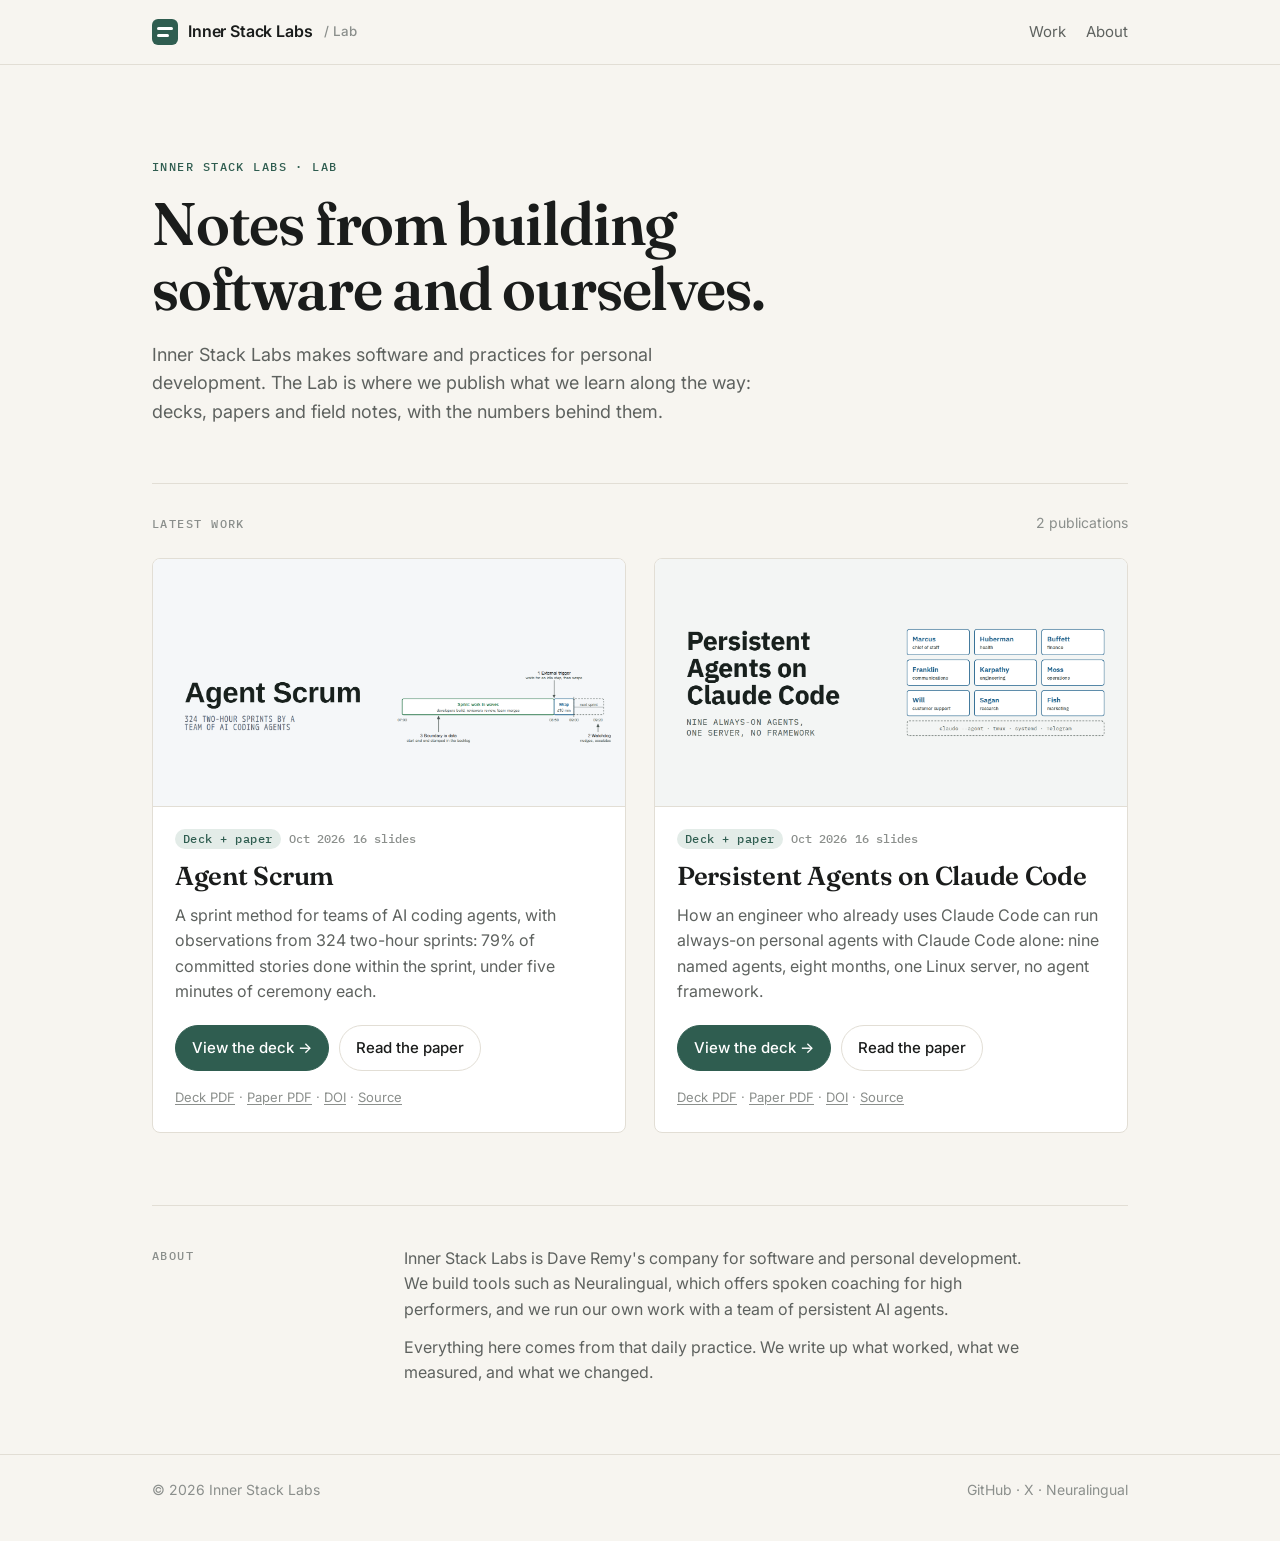
<file: site/index.html>
<!doctype html>
<html lang="en"><head><meta charset="utf-8">
<meta name="viewport" content="width=device-width,initial-scale=1">
<title>Inner Stack Labs · Lab</title>
<meta name="description" content="Inner Stack Labs builds software and practices for personal development. The Lab publishes decks, papers and field notes from the work.">
<meta property="og:title" content="Inner Stack Labs · Lab">
<meta property="og:description" content="Decks, papers and field notes on software and personal development.">
<meta property="og:url" content="https://lab.innerstacklabs.com/">
<meta property="og:image" content="https://lab.innerstacklabs.com/agent-scrum/og-cover.png">
<meta name="twitter:card" content="summary_large_image">
<link rel="preconnect" href="https://fonts.googleapis.com">
<link rel="preconnect" href="https://fonts.gstatic.com" crossorigin>
<link href="https://fonts.googleapis.com/css2?family=Fraunces:opsz,wght@9..144,400;9..144,600&family=Inter:wght@400;500;600&family=IBM+Plex+Mono:wght@400;500&display=swap" rel="stylesheet">
<style>
:root{
  --bg:#f7f5f0;--surface:#ffffff;--fg:#1a1c1b;--muted:#5e625f;--faint:#8b8f8c;
  --line:#e2ded5;--accent:#2f5d50;--accent-fg:#ffffff;--accent-soft:#e3ece8;
}
@media (prefers-color-scheme:dark){:root:not([data-theme="light"]){
  --bg:#121413;--surface:#1a1d1c;--fg:#ebe9e4;--muted:#a3a8a5;--faint:#7a7f7c;
  --line:#2a2e2c;--accent:#8fc4b3;--accent-fg:#0f1412;--accent-soft:#1f2a26;
}}
:root[data-theme="dark"]{
  --bg:#121413;--surface:#1a1d1c;--fg:#ebe9e4;--muted:#a3a8a5;--faint:#7a7f7c;
  --line:#2a2e2c;--accent:#8fc4b3;--accent-fg:#0f1412;--accent-soft:#1f2a26;
}
*{box-sizing:border-box}
html{-webkit-text-size-adjust:100%}
body{margin:0;background:var(--bg);color:var(--fg);font:16px/1.6 Inter,system-ui,sans-serif}
a{color:inherit}
.wrap{max-width:1040px;margin:0 auto;padding:0 16px}
@media (min-width:720px){.wrap{padding:0 32px}}

header.top{border-bottom:1px solid var(--line)}
header.top .wrap{display:flex;align-items:center;justify-content:space-between;height:64px}
.brand{display:flex;align-items:center;gap:10px;text-decoration:none;font-weight:600;letter-spacing:-.01em}
.mark{width:26px;height:26px;border-radius:6px;background:var(--accent);position:relative;flex:none}
.mark::before,.mark::after{content:"";position:absolute;left:5px;right:5px;height:3px;border-radius:2px;background:var(--accent-fg)}
.mark::before{top:8px}.mark::after{top:15px;right:9px}
.brand small{font-weight:500;color:var(--faint);margin-left:2px}
nav a{color:var(--muted);text-decoration:none;font-size:15px;margin-left:20px}
nav a:hover{color:var(--fg)}

.hero{padding:64px 0 40px}
@media (min-width:720px){.hero{padding:96px 0 56px}}
.eyebrow{font:500 12px/1 "IBM Plex Mono",monospace;letter-spacing:.12em;text-transform:uppercase;color:var(--accent);margin:0 0 18px}
h1{font-family:Fraunces,Georgia,serif;font-weight:600;font-size:40px;line-height:1.08;letter-spacing:-.02em;margin:0 0 20px;max-width:16ch}
@media (min-width:720px){h1{font-size:60px}}
.lede{font-size:18px;color:var(--muted);max-width:56ch;margin:0}

.section-head{display:flex;align-items:baseline;justify-content:space-between;border-top:1px solid var(--line);padding:28px 0 8px}
.section-head h2{font:500 12px/1 "IBM Plex Mono",monospace;letter-spacing:.12em;text-transform:uppercase;color:var(--faint);margin:0}
.section-head span{font-size:14px;color:var(--faint)}

.pubs{display:grid;gap:20px;padding:16px 0 72px}
@media (min-width:860px){.pubs{grid-template-columns:1fr 1fr;gap:28px}}
.pub{background:var(--surface);border:1px solid var(--line);border-radius:8px;overflow:hidden;display:flex;flex-direction:column}
.cover{display:block;aspect-ratio:1500/785;background:var(--accent-soft);border-bottom:1px solid var(--line)}
.cover img{width:100%;height:100%;object-fit:cover;display:block}
.body{padding:22px 22px 24px;display:flex;flex-direction:column;flex:1}
.meta{display:flex;flex-wrap:wrap;gap:8px;align-items:center;font:500 12px/1 "IBM Plex Mono",monospace;color:var(--faint);margin:0 0 12px}
.tag{background:var(--accent-soft);color:var(--accent);padding:4px 8px;border-radius:99px;letter-spacing:.04em}
.pub h3{font-family:Fraunces,Georgia,serif;font-size:26px;line-height:1.2;font-weight:600;letter-spacing:-.01em;margin:0 0 10px}
.pub h3 a{text-decoration:none}
.pub h3 a:hover{text-decoration:underline;text-underline-offset:3px}
.pub p{color:var(--muted);margin:0 0 20px}
.actions{margin-top:auto;display:flex;flex-wrap:wrap;gap:10px;align-items:center}
.btn{display:inline-flex;align-items:center;gap:6px;padding:10px 16px;border-radius:99px;font-weight:500;font-size:15px;text-decoration:none;border:1px solid var(--line)}
.btn.primary{background:var(--accent);border-color:var(--accent);color:var(--accent-fg)}
.btn.primary:hover{filter:brightness(1.08)}
.btn.secondary:hover{border-color:var(--faint)}
.extras{width:100%;font-size:13px;color:var(--faint);margin-top:6px}
.extras a{color:var(--faint);text-underline-offset:2px}
.extras a:hover{color:var(--fg)}

.about{border-top:1px solid var(--line);padding:40px 0 56px;display:grid;gap:12px}
@media (min-width:720px){.about{grid-template-columns:220px 1fr;gap:32px}}
.about h2{font:500 12px/1.6 "IBM Plex Mono",monospace;letter-spacing:.12em;text-transform:uppercase;color:var(--faint);margin:0}
.about p{margin:0 0 12px;color:var(--muted);max-width:62ch}
footer{border-top:1px solid var(--line);padding:24px 0 40px;font-size:14px;color:var(--faint)}
footer .wrap{display:flex;flex-wrap:wrap;gap:8px 20px;justify-content:space-between}
footer a{color:var(--faint);text-decoration:none}
footer a:hover{color:var(--fg)}
</style></head>
<body>
<header class="top"><div class="wrap">
  <a class="brand" href="/"><span class="mark" aria-hidden="true"></span>Inner Stack Labs <small>/ Lab</small></a>
  <nav><a href="#work">Work</a><a href="#about">About</a></nav>
</div></header>

<main class="wrap">
  <section class="hero">
    <p class="eyebrow">Inner Stack Labs · Lab</p>
    <h1>Notes from building software and ourselves.</h1>
    <p class="lede">Inner Stack Labs makes software and practices for personal development. The Lab is where we publish what we learn along the way: decks, papers and field notes, with the numbers behind them.</p>
  </section>

  <div class="section-head" id="work"><h2>Latest work</h2><span>2 publications</span></div>
  <section class="pubs">

    <article class="pub">
      <a class="cover" href="agent-scrum/deck/" aria-label="Agent Scrum deck"><img src="agent-scrum/og-cover.png" alt="" loading="lazy"></a>
      <div class="body">
        <div class="meta"><span class="tag">Deck + paper</span><span>Oct 2026</span><span>16 slides</span></div>
        <h3><a href="agent-scrum/deck/">Agent Scrum</a></h3>
        <p>A sprint method for teams of AI coding agents, with observations from 324 two-hour sprints: 79% of committed stories done within the sprint, under five minutes of ceremony each.</p>
        <div class="actions">
          <a class="btn primary" href="agent-scrum/deck/">View the deck →</a>
          <a class="btn secondary" href="agent-scrum/">Read the paper</a>
          <div class="extras"><a href="agent-scrum/deck.pdf">Deck PDF</a> · <a href="agent-scrum/agent-scrum.pdf">Paper PDF</a> · <a href="https://doi.org/10.5281/zenodo.23771171">DOI</a> · <a href="https://github.com/daveremy/agent-scrum">Source</a></div>
        </div>
      </div>
    </article>

    <article class="pub">
      <a class="cover" href="persistent-agents/deck/" aria-label="Persistent Agents deck"><img src="persistent-agents/og-cover.png" alt="" loading="lazy"></a>
      <div class="body">
        <div class="meta"><span class="tag">Deck + paper</span><span>Oct 2026</span><span>16 slides</span></div>
        <h3><a href="persistent-agents/deck/">Persistent Agents on Claude Code</a></h3>
        <p>How an engineer who already uses Claude Code can run always-on personal agents with Claude Code alone: nine named agents, eight months, one Linux server, no agent framework.</p>
        <div class="actions">
          <a class="btn primary" href="persistent-agents/deck/">View the deck →</a>
          <a class="btn secondary" href="persistent-agents/">Read the paper</a>
          <div class="extras"><a href="persistent-agents/deck.pdf">Deck PDF</a> · <a href="persistent-agents/persistent-agents.pdf">Paper PDF</a> · <a href="https://doi.org/10.5281/zenodo.23787645">DOI</a> · <a href="https://github.com/daveremy/persistent-agents">Source</a></div>
        </div>
      </div>
    </article>

  </section>

  <section class="about" id="about">
    <h2>About</h2>
    <div>
      <p>Inner Stack Labs is Dave Remy's company for software and personal development. We build tools such as Neuralingual, which offers spoken coaching for high performers, and we run our own work with a team of persistent AI agents.</p>
      <p>Everything here comes from that daily practice. We write up what worked, what we measured, and what we changed.</p>
    </div>
  </section>
</main>

<footer><div class="wrap">
  <span>© 2026 Inner Stack Labs</span>
  <span><a href="https://github.com/daveremy">GitHub</a> · <a href="https://x.com/daveremy">X</a> · <a href="https://neuralingual.com">Neuralingual</a></span>
</div></footer>
</body></html>
</file>
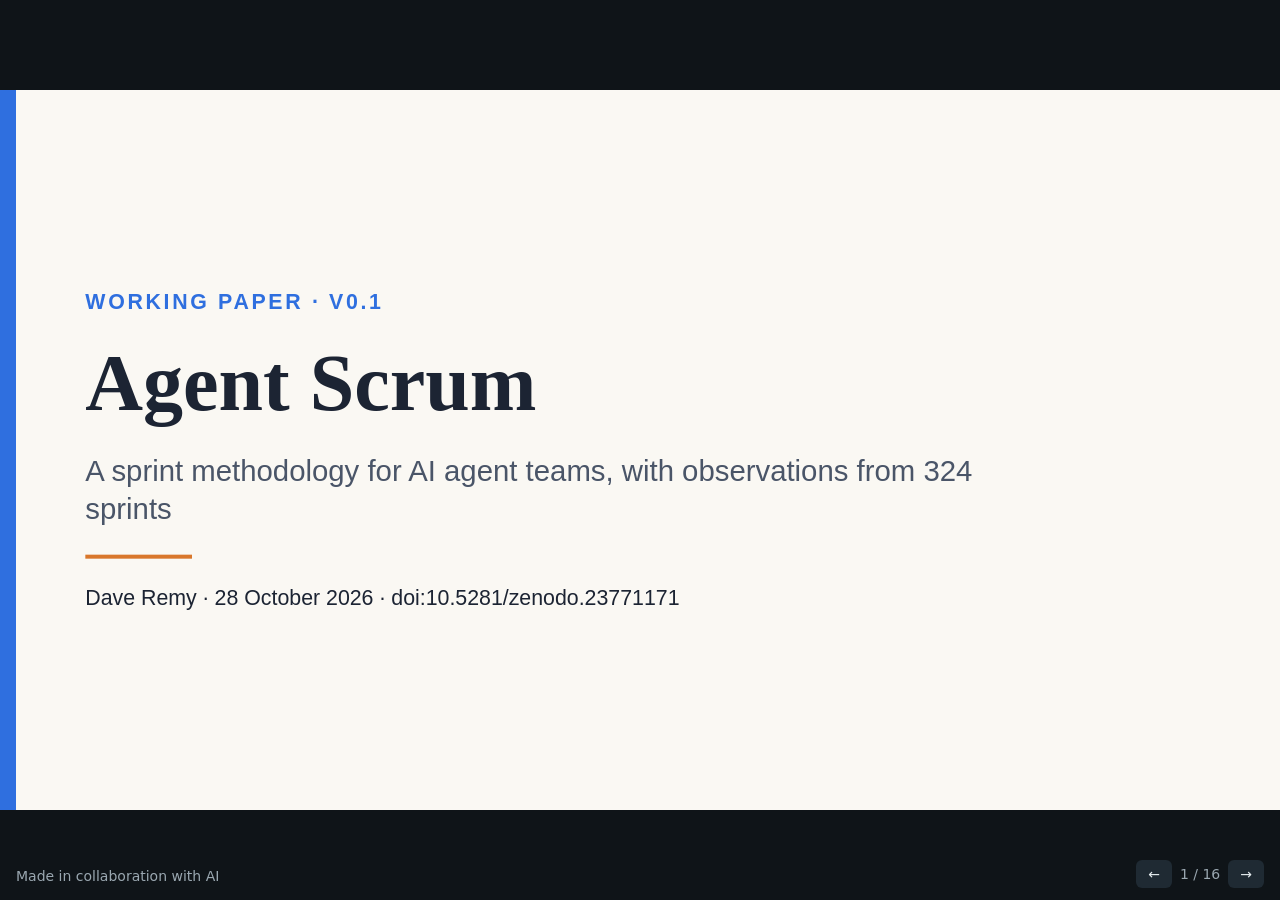
<file: site/agent-scrum/deck/index.html>
<!doctype html>
<html lang="en"><head><meta charset="utf-8">
<meta name="viewport" content="width=device-width,initial-scale=1">
<title>Agent Scrum: the deck</title>
<meta name="description" content="Agent Scrum in 16 slides: a sprint methodology for AI agent teams, with observations from 324 sprints.">
<meta property="og:title" content="Agent Scrum: the deck">
<meta property="og:description" content="Agent Scrum in 16 slides: a sprint methodology for AI agent teams, with observations from 324 sprints.">


<style>
html,body{margin:0;height:100%;background:#0f1418;overflow:hidden}
#stage{position:fixed;inset:0;display:flex;align-items:center;justify-content:center}
#frame{width:1920px;height:1080px;position:relative;transform-origin:center center;flex:none}
#frame>section{position:absolute;inset:0;box-sizing:border-box;overflow:hidden}
#frame>section:not(.on){display:none !important}
section *{margin:0;box-sizing:border-box}
section ul,section ol{padding-left:1.2em}
section table{border-collapse:collapse;width:100%}
section th,section td{text-align:left;padding:.35em .6em;border-bottom:1px solid rgba(127,127,127,.35);vertical-align:top}
section th{font-weight:700}
x-connector{display:block;position:relative;border-top:4px solid currentColor;align-self:center;flex:none}
x-connector[head="end"]::after,x-connector[head="both"]::after{content:"";position:absolute;right:-2px;top:-10px;border-left:14px solid currentColor;border-top:8px solid transparent;border-bottom:8px solid transparent}
x-connector[head="both"]::before{content:"";position:absolute;left:-2px;top:-10px;border-right:14px solid currentColor;border-top:8px solid transparent;border-bottom:8px solid transparent}
#credit{position:fixed;bottom:16px;left:16px;font:14px system-ui,sans-serif;color:#9aa7b0}
#nav{position:fixed;bottom:12px;right:16px;font:14px system-ui,sans-serif;color:#9aa7b0;display:flex;gap:8px;align-items:center}
#nav button{background:#1f2a33;color:#e6ecef;border:0;border-radius:6px;padding:6px 12px;font:inherit;cursor:pointer}
</style></head><body>
<div id="stage"><div id="frame">
<section id="cover" data-transition="fade" style="background:#FAF8F3;color:#1C2433;font-family:'Public Sans', Arial, sans-serif;padding:128px;display:flex;flex-direction:column;justify-content:center;gap:40px" data-ss-id="auto-section-a9dhh2">
<div style="position:absolute;left:0;top:0;width:24px;height:1080px;background:#2F6FDF"></div>
<p style="font-size:32px;font-weight:600;color:#2F6FDF;letter-spacing:4px;text-transform:uppercase" data-ss-id="auto-p-c1o8rm">Working paper · v0.1</p>
<h1 style="font-family:'Domine', Georgia, serif;font-size:120px;font-weight:700;line-height:1.05;color:#1C2433" data-ss-id="auto-h1-k2gcco">Agent Scrum</h1>
<p style="font-size:44px;line-height:1.3;color:#4A5568;width:1400px" data-ss-id="auto-p-okdslf">A sprint methodology for AI agent teams, with observations from 324 sprints</p>
<div style="width:160px;height:6px;background:#D9772B"></div>
<p style="font-size:32px;color:#1C2433" data-ss-id="auto-p-orrpfi">Dave Remy · 28 October 2026 · doi:10.5281/zenodo.23771171</p>

</section>

<section id="numbers" data-transition="fade" style="background:#FAF8F3;color:#1C2433;font-family:'Public Sans', Arial, sans-serif;padding:128px 128px 160px;display:flex;flex-direction:column;gap:48px" data-ss-id="auto-section-1opyo0">
<h2 style="font-family:'Domine', Georgia, serif;font-size:72px;font-weight:700;line-height:1.1;color:#1C2433" data-ss-id="auto-h2-wlfs3p">38 days, one real backlog</h2>
<div style="display:grid;grid-template-columns:1fr 1fr;gap:32px">
<div style="display:flex;flex-direction:column;gap:8px;background:#EEF1F5;padding:40px;border-radius:16px">
<p style="font-family:'Domine', Georgia, serif;font-size:120px;font-weight:700;line-height:1.1;color:#2F6FDF" data-ss-id="auto-p-y368pz">324</p>
<p style="font-size:32px;line-height:1.4;color:#4A5568" data-ss-id="auto-p-u8gfeg">two-hour sprints, run around the clock, 20 Sep to 28 Oct 2026</p>
</div>
<div style="display:flex;flex-direction:column;gap:8px;background:#EEF1F5;padding:40px;border-radius:16px">
<p style="font-family:'Domine', Georgia, serif;font-size:120px;font-weight:700;line-height:1.1;color:#2F6FDF" data-ss-id="auto-p-hy5h0h">79%</p>
<p style="font-size:32px;line-height:1.4;color:#4A5568" data-ss-id="auto-p-ozy5m3">of committed stories done inside the sprint (297 of 375, team sprints)</p>
</div>
<div style="display:flex;flex-direction:column;gap:8px;background:#EEF1F5;padding:40px;border-radius:16px">
<p style="font-family:'Domine', Georgia, serif;font-size:120px;font-weight:700;line-height:1.1;color:#D9772B" data-ss-id="auto-p-86ngry">&lt;5 min</p>
<p style="font-size:32px;line-height:1.4;color:#4A5568" data-ss-id="auto-p-c0fz8u">of ceremony per sprint: starting plus wrapping</p>
</div>
<div style="display:flex;flex-direction:column;gap:8px;background:#EEF1F5;padding:40px;border-radius:16px">
<p style="font-family:'Domine', Georgia, serif;font-size:120px;font-weight:700;line-height:1.1;color:#D9772B" data-ss-id="auto-p-cyh168">&lt;2 h</p>
<p style="font-size:32px;line-height:1.4;color:#4A5568" data-ss-id="auto-p-ymwe3m">a day of human time, usually under one hour</p>
</div>
</div>
<p style="position:absolute;left:128px;bottom:64px;width:1664px;font-size:24px;color:#4A5568" data-ss-id="auto-p-0ekfk6">Agent Scrum · Dave Remy · doi:10.5281/zenodo.23771171</p>

</section>

<section id="why" data-transition="fade" style="background:#FAF8F3;color:#1C2433;font-family:'Public Sans', Arial, sans-serif;padding:128px 128px 160px;display:flex;flex-direction:column;gap:48px" data-ss-id="auto-section-swcs67">
<h2 style="font-family:'Domine', Georgia, serif;font-size:72px;font-weight:700;line-height:1.1;color:#1C2433" data-ss-id="auto-h2-kqcjni">Why sprints at all?</h2>
<p style="font-size:32px;line-height:1.4;color:#4A5568;width:1500px" data-ss-id="auto-p-62p2ys">Scrum was not the plan. The first sprint came from a request for sessions that end in a summary and a retrospective. Every later device was adopted reluctantly, one at a time, to answer a specific failure. The boundary does three jobs that an open queue tends to postpone:</p>
<div style="display:flex;gap:32px">
<div style="flex:1;display:flex;flex-direction:column;gap:16px;background:#EEF1F5;padding:40px;border-radius:16px;border-top:8px solid #2F6FDF">
<h3 style="font-family:'Domine', Georgia, serif;font-size:44px;font-weight:700;line-height:1.2" data-ss-id="auto-h3-5x4q7y">Clear the context</h3>
<p style="font-size:32px;line-height:1.4;color:#4A5568" data-ss-id="auto-p-8z1i59">Write a durable handoff and start fresh on a schedule, before the context fills and quality drops.</p>
</div>
<div style="flex:1;display:flex;flex-direction:column;gap:16px;background:#EEF1F5;padding:40px;border-radius:16px;border-top:8px solid #2F6FDF">
<h3 style="font-family:'Domine', Georgia, serif;font-size:44px;font-weight:700;line-height:1.2" data-ss-id="auto-h3-mfdmm4">Count spillover</h3>
<p style="font-size:32px;line-height:1.4;color:#4A5568" data-ss-id="auto-p-nkco4x">Unfinished work is saved and accounted for, not left to pile up silently.</p>
</div>
<div style="flex:1;display:flex;flex-direction:column;gap:16px;background:#EEF1F5;padding:40px;border-radius:16px;border-top:8px solid #2F6FDF">
<h3 style="font-family:'Domine', Georgia, serif;font-size:44px;font-weight:700;line-height:1.2" data-ss-id="auto-h3-27y2c8">Compare honestly</h3>
<p style="font-size:32px;line-height:1.4;color:#4A5568" data-ss-id="auto-p-qk6ywc">Committed against done, every two hours, which is what makes velocity and planning possible.</p>
</div>
</div>
<p style="position:absolute;left:128px;bottom:64px;width:1664px;font-size:24px;color:#4A5568" data-ss-id="auto-p-0ekfk6-2">Agent Scrum · Dave Remy · doi:10.5281/zenodo.23771171</p>

</section>

<section id="mapping" data-transition="fade" style="background:#FAF8F3;color:#1C2433;font-family:'Public Sans', Arial, sans-serif;padding:128px 128px 160px;display:flex;flex-direction:column;gap:40px" data-ss-id="auto-section-2zmh7i">
<h2 style="font-family:'Domine', Georgia, serif;font-size:72px;font-weight:700;line-height:1.1;color:#1C2433" data-ss-id="auto-h2-6mlnj7">Scrum, rescaled for agents</h2>
<table style="font-family:'Public Sans', Arial, sans-serif;font-size:28px;color:#1C2433" data-ss-id="auto-table-w62ney">
<tr style="background:#EEF1F5"><th style="width:24%;text-align:left">Scrum</th><th style="width:76%;text-align:left">Agent Scrum</th></tr>
<tr><td>Stakeholder</td><td>The human: direction, judgment, taste</td></tr>
<tr><td>Product owner</td><td>The CTO agent: backlog, planning, rulings; runs no sprints</td></tr>
<tr><td>Scrum master</td><td>A scrum-team agent, started on demand, one sprint at a time</td></tr>
<tr><td>Developers</td><td>Short-lived developer and reviewer agents in isolated worktrees</td></tr>
<tr><td>Sprint length</td><td>Two hours, on fixed boxes starting at odd hours</td></tr>
<tr><td>Velocity</td><td>Rolling merged points per sprint, plus token velocity</td></tr>
<tr><td>Daily stand-up</td><td>None: a live board instead</td></tr>
<tr><td>Retrospective</td><td>Every wrap; each finding ends in an issue, a fix or a reason</td></tr>
</table>
<p style="position:absolute;left:128px;bottom:64px;width:1664px;font-size:24px;color:#4A5568" data-ss-id="auto-p-0ekfk6-3">Agent Scrum · Dave Remy · doi:10.5281/zenodo.23771171</p>

</section>

<section id="roles" data-transition="fade" style="background:#FAF8F3;color:#1C2433;font-family:'Public Sans', Arial, sans-serif;padding:128px 128px 160px;display:flex;flex-direction:column;gap:56px" data-ss-id="auto-section-1yroqj">
<h2 style="font-family:'Domine', Georgia, serif;font-size:72px;font-weight:700;line-height:1.1;color:#1C2433" data-ss-id="auto-h2-t1iqj3">Who does what</h2>
<div style="display:flex;flex-direction:row;align-items:center;gap:12px">
<div style="flex:1;display:flex;flex-direction:column;gap:8px;background:#FAF8F3;padding:28px;border:3px solid #1C2433;border-radius:16px">
<p style="font-size:28px;font-weight:700;line-height:1.2" data-ss-id="auto-p-40pq27">Human</p>
<p style="font-size:24px;line-height:1.4;color:#4A5568" data-ss-id="auto-p-rvake4">Stakeholder: direction, taste, irreversible yeses</p>
</div>
<x-connector head="both" style="width:56px;height:4px;color:#4A5568;border-width:4px"></x-connector>
<div style="flex:1;display:flex;flex-direction:column;gap:8px;background:#EEF1F5;padding:28px;border:3px solid #2F6FDF;border-radius:16px">
<p style="font-size:28px;font-weight:700;line-height:1.2" data-ss-id="auto-p-j5ox22">Product owner</p>
<p style="font-size:24px;line-height:1.4;color:#4A5568" data-ss-id="auto-p-s9hv0i">The CTO agent: backlog, planning, rulings</p>
</div>
<x-connector head="end" style="width:56px;height:4px;color:#4A5568;border-width:4px"></x-connector>
<div style="flex:1;display:flex;flex-direction:column;gap:8px;background:#FAF8F3;padding:28px;border:3px dashed #4A5568;border-radius:16px">
<p style="font-size:28px;font-weight:700;line-height:1.2" data-ss-id="auto-p-8zw3n8">Sprint backlog</p>
<p style="font-size:24px;line-height:1.4;color:#4A5568" data-ss-id="auto-p-qfnbn9">A committed file, checked by a linter</p>
</div>
<x-connector head="end" style="width:56px;height:4px;color:#4A5568;border-width:4px"></x-connector>
<div style="flex:1;display:flex;flex-direction:column;gap:8px;background:#EEF1F5;padding:28px;border:3px solid #D9772B;border-radius:16px">
<p style="font-size:28px;font-weight:700;line-height:1.2" data-ss-id="auto-p-rldmyt">Scrum master</p>
<p style="font-size:24px;line-height:1.4;color:#4A5568" data-ss-id="auto-p-crdmu2">The scrum-team agent: runs one sprint</p>
</div>
<x-connector head="end" style="width:56px;height:4px;color:#4A5568;border-width:4px"></x-connector>
<div style="flex:1;display:flex;flex-direction:column;gap:8px;background:#EEF1F5;padding:28px;border:3px solid #D9772B;border-radius:16px">
<p style="font-size:28px;font-weight:700;line-height:1.2" data-ss-id="auto-p-yqzvu3">Developers, reviewers</p>
<p style="font-size:24px;line-height:1.4;color:#4A5568" data-ss-id="auto-p-ru5dbk">Short-lived agents in isolated worktrees</p>
</div>
</div>
<div style="display:flex;gap:32px">
<div style="flex:2;display:flex;flex-direction:column;gap:8px;padding:28px;border-left:8px solid #2F6FDF">
<p style="font-size:32px;font-weight:700;line-height:1.3;color:#2F6FDF" data-ss-id="auto-p-w75kph">Conversation and planning</p>
<p style="font-size:28px;line-height:1.4;color:#4A5568" data-ss-id="auto-p-hs8ool">Stay with one human-facing agent. It never runs a sprint.</p>
</div>
<div style="flex:3;display:flex;flex-direction:column;gap:8px;padding:28px;border-left:8px solid #D9772B">
<p style="font-size:32px;font-weight:700;line-height:1.3;color:#D9772B" data-ss-id="auto-p-6fs8ag">Execution</p>
<p style="font-size:28px;line-height:1.4;color:#4A5568" data-ss-id="auto-p-rw8jll">Moves to scrum-team agents started on demand. A second team is a second instance of the same definition; designed, not yet funded.</p>
</div>
</div>
<p style="position:absolute;left:128px;bottom:64px;width:1664px;font-size:24px;color:#4A5568" data-ss-id="auto-p-0ekfk6-4">Agent Scrum · Dave Remy · doi:10.5281/zenodo.23771171</p>

</section>

<section id="evolution" data-transition="fade" style="background:#EEF1F5;color:#1C2433;font-family:'Public Sans', Arial, sans-serif;padding:128px 128px 160px;display:flex;flex-direction:column;gap:48px" data-ss-id="auto-section-gqntyl">
<h2 style="font-family:'Domine', Georgia, serif;font-size:72px;font-weight:700;line-height:1.1;color:#1C2433" data-ss-id="auto-h2-e3wssq">Splitting conversation from execution</h2>
<div style="display:flex;gap:48px">
<div style="flex:3;display:flex;flex-direction:column;gap:28px">
<div style="display:flex;flex-direction:column;gap:4px;padding-left:28px;border-left:6px solid #4A5568">
<p style="font-size:24px;font-weight:700;color:#4A5568;letter-spacing:2px;text-transform:uppercase" data-ss-id="auto-p-2z5sr2">20 Sep · sprints 1 to 234</p>
<p style="font-size:32px;line-height:1.4" data-ss-id="auto-p-v3mu4v">The CTO agent ran every sprint itself, and also talked with me. One context window, two jobs; each degraded the other.</p>
</div>
<div style="display:flex;flex-direction:column;gap:4px;padding-left:28px;border-left:6px solid #2F6FDF">
<p style="font-size:24px;font-weight:700;color:#2F6FDF;letter-spacing:2px;text-transform:uppercase" data-ss-id="auto-p-g9kc6d">19 Oct · the split</p>
<p style="font-size:32px;line-height:1.4" data-ss-id="auto-p-ntcb9c">A scrum team became a class of agent, started on demand. The CTO agent keeps the conversation and the backlog.</p>
</div>
<div style="display:flex;flex-direction:column;gap:4px;padding-left:28px;border-left:6px solid #D9772B">
<p style="font-size:24px;font-weight:700;color:#D9772B;letter-spacing:2px;text-transform:uppercase" data-ss-id="auto-p-4gufcp">Since 20 Oct</p>
<p style="font-size:32px;line-height:1.4" data-ss-id="auto-p-b3qzz1">The dedicated team ran every sprint: 90 so far. The CTO agent runs none.</p>
</div>
</div>
<div style="flex:2;display:flex;flex-direction:column;gap:20px;background:#FAF8F3;padding:40px;border-radius:16px">
<p style="font-size:24px;font-weight:700;color:#4A5568;letter-spacing:2px;text-transform:uppercase" data-ss-id="auto-p-msmloo">Throughput did not change</p>
<p style="font-family:'Domine', Georgia, serif;font-size:72px;font-weight:700;line-height:1.1" data-ss-id="auto-p-488f7j">72% → 71%</p>
<p style="font-size:28px;line-height:1.4;color:#4A5568" data-ss-id="auto-p-b754d0">committed points merged in sprint, CTO-run vs team-run</p>
<p style="font-family:'Domine', Georgia, serif;font-size:72px;font-weight:700;line-height:1.1" data-ss-id="auto-p-63anfg">7.4 → 7.8</p>
<p style="font-size:28px;line-height:1.4;color:#4A5568" data-ss-id="auto-p-unjajh">points merged per sprint</p>
</div>
</div>
<p style="position:absolute;left:128px;bottom:64px;width:1664px;font-size:24px;color:#4A5568" data-ss-id="auto-p-0ekfk6-5">Agent Scrum · Dave Remy · doi:10.5281/zenodo.23771171</p>

</section>

<section id="planning" data-transition="fade" style="background:#FAF8F3;color:#1C2433;font-family:'Public Sans', Arial, sans-serif;padding:128px 128px 160px;display:flex;flex-direction:column;gap:40px" data-ss-id="auto-section-v8yivd">
<h2 style="font-family:'Domine', Georgia, serif;font-size:72px;font-weight:700;line-height:1.1;color:#1C2433" data-ss-id="auto-h2-ca5p96">Planning, from months to hours</h2>
<div style="display:flex;gap:24px">
<div style="flex:1;display:flex;flex-direction:column;gap:12px;background:#EEF1F5;padding:32px;border-radius:16px">
<p style="font-size:24px;font-weight:700;color:#2F6FDF;letter-spacing:2px;text-transform:uppercase" data-ss-id="auto-p-6ry754">Months</p>
<p style="font-size:32px;font-weight:700;line-height:1.2" data-ss-id="auto-p-2bde6l">Issues, epics, milestones</p>
<p style="font-size:28px;line-height:1.4;color:#4A5568" data-ss-id="auto-p-p2kcxg">All work is an issue, filed with a priority and its epic</p>
</div>
<div style="flex:1;display:flex;flex-direction:column;gap:12px;background:#EEF1F5;padding:32px;border-radius:16px">
<p style="font-size:24px;font-weight:700;color:#2F6FDF;letter-spacing:2px;text-transform:uppercase" data-ss-id="auto-p-qf5y5f">Weeks</p>
<p style="font-size:32px;font-weight:700;line-height:1.2" data-ss-id="auto-p-omtsux">Backlog order</p>
<p style="font-size:28px;line-height:1.4;color:#4A5568" data-ss-id="auto-p-fzcoa0">One ranked list across all repositories</p>
</div>
<div style="flex:1;display:flex;flex-direction:column;gap:12px;background:#EEF1F5;padding:32px;border-radius:16px">
<p style="font-size:24px;font-weight:700;color:#2F6FDF;letter-spacing:2px;text-transform:uppercase" data-ss-id="auto-p-fejjs5">A week</p>
<p style="font-size:32px;font-weight:700;line-height:1.2" data-ss-id="auto-p-e84pws">Weekly plan</p>
<p style="font-size:28px;line-height:1.4;color:#4A5568" data-ss-id="auto-p-8u2d69">Two or three goals; 15 to 20 min of refinement with the human</p>
</div>
<div style="flex:1;display:flex;flex-direction:column;gap:12px;background:#EEF1F5;padding:32px;border-radius:16px">
<p style="font-size:24px;font-weight:700;color:#2F6FDF;letter-spacing:2px;text-transform:uppercase" data-ss-id="auto-p-m26jmh">Hours</p>
<p style="font-size:32px;font-weight:700;line-height:1.2" data-ss-id="auto-p-r35hu5">Sprint backlog</p>
<p style="font-size:28px;line-height:1.4;color:#4A5568" data-ss-id="auto-p-6l174v">Committed an hour ahead; the next two always ready</p>
</div>
</div>
<div style="display:flex;gap:24px">
<div style="flex:1;display:flex;flex-direction:column;gap:8px;padding:24px 32px;border-left:8px solid #D9772B">
<p style="font-size:32px;font-weight:700;line-height:1.3" data-ss-id="auto-p-28ndib">Definition of Ready</p>
<p style="font-size:28px;line-height:1.4;color:#4A5568" data-ss-id="auto-p-23q0rj">Four fresh reads within 12 hours of the sprint, a size, a brief and a stop rule</p>
</div>
<div style="flex:1;display:flex;flex-direction:column;gap:8px;padding:24px 32px;border-left:8px solid #D9772B">
<p style="font-size:32px;font-weight:700;line-height:1.3" data-ss-id="auto-p-0n13b6">Overflow 1.5×</p>
<p style="font-size:28px;line-height:1.4;color:#4A5568" data-ss-id="auto-p-ak1rnk">Ready stretch work worth 1.5 times the commitment, after the team ran dry three times in one night</p>
</div>
</div>
<p style="position:absolute;left:128px;bottom:64px;width:1664px;font-size:24px;color:#4A5568" data-ss-id="auto-p-0ekfk6-6">Agent Scrum · Dave Remy · doi:10.5281/zenodo.23771171</p>

</section>

<section id="loop" data-transition="fade" style="background:#FAF8F3;color:#1C2433;font-family:'Public Sans', Arial, sans-serif;padding:128px 128px 160px;display:flex;flex-direction:column;gap:40px" data-ss-id="auto-section-jvwe7k">
<h2 style="font-family:'Domine', Georgia, serif;font-size:72px;font-weight:700;line-height:1.1;color:#1C2433" data-ss-id="auto-h2-smlsrp">A deadline the agent does not hold</h2>
<div style="position:relative;width:1664px;height:300px">
<p style="position:absolute;left:0;top:48px;width:400px;font-size:24px;font-weight:700;color:#4A5568" data-ss-id="auto-p-jbz79z">0:00 sprint starts</p>
<p style="position:absolute;left:1200px;top:48px;width:440px;font-size:24px;font-weight:700;color:#1C2433;text-align:right" data-ss-id="auto-p-8wcalu">2:00 boundary</p>
<div style="position:absolute;left:0;top:100px;width:1307px;height:56px;background:#2F6FDF;border-radius:8px 0 0 8px;padding:10px 24px">
<p style="font-size:24px;font-weight:600;color:#FAF8F3" data-ss-id="auto-p-0vtzcg">Waves of developer and reviewer agents: build, review, fix, merge</p>
</div>
<div style="position:absolute;left:1307px;top:100px;width:119px;height:56px;background:#D9772B"></div>
<div style="position:absolute;left:1426px;top:100px;width:238px;height:56px;border:3px dashed #4A5568;border-radius:0 8px 8px 0"></div>
<div style="position:absolute;left:1424px;top:84px;width:4px;height:88px;background:#1C2433"></div>
<p style="position:absolute;left:0;top:184px;width:620px;font-size:24px;line-height:1.4;color:#4A5568" data-ss-id="auto-p-xx6gmc">Start: check the commitment, lease the repositories, launch the first wave (median 0.6 min)</p>
<p style="position:absolute;left:900px;top:184px;width:500px;font-size:24px;line-height:1.4;color:#D9772B;font-weight:700;text-align:right" data-ss-id="auto-p-52vuar">T−10: a timer outside the agent requests the wrap</p>
<p style="position:absolute;left:1440px;top:184px;width:224px;font-size:24px;line-height:1.4;color:#4A5568" data-ss-id="auto-p-lw5krh">T+20: a watchdog checks it wrapped</p>
</div>
<div style="display:flex;gap:32px">
<div style="flex:1;display:flex;flex-direction:column;gap:8px;background:#EEF1F5;padding:32px 40px;border-radius:16px">
<p style="font-size:24px;font-weight:700;color:#4A5568;letter-spacing:2px;text-transform:uppercase" data-ss-id="auto-p-6aehc0">Before · sprint 43</p>
<p style="font-size:32px;line-height:1.4" data-ss-id="auto-p-lxvl89">The wrap timer lived inside the agent’s session. It never fired, and the sprint overran by about 100 minutes.</p>
</div>
<div style="flex:1;display:flex;flex-direction:column;gap:8px;background:#EEF1F5;padding:32px 40px;border-radius:16px">
<p style="font-size:24px;font-weight:700;color:#4A5568;letter-spacing:2px;text-transform:uppercase" data-ss-id="auto-p-nmhwp5">After · trigger outside the agent</p>
<p style="font-size:32px;line-height:1.4" data-ss-id="auto-p-2z0axe">58 of its last 60 firings delivered the wrap; 2 reported an error. It never interrupts a running step.</p>
</div>
</div>
<p style="position:absolute;left:128px;bottom:64px;width:1664px;font-size:24px;color:#4A5568" data-ss-id="auto-p-0ekfk6-7">Agent Scrum · Dave Remy · doi:10.5281/zenodo.23771171</p>

</section>

<section id="merging" data-transition="fade" style="background:#FAF8F3;color:#1C2433;font-family:'Public Sans', Arial, sans-serif;padding:128px 128px 160px;display:flex;flex-direction:column;gap:40px" data-ss-id="auto-section-6z4t0d">
<h2 style="font-family:'Domine', Georgia, serif;font-size:72px;font-weight:700;line-height:1.1;color:#1C2433" data-ss-id="auto-h2-xm59dp">Who merges what</h2>
<div style="display:grid;grid-template-columns:1fr 1fr;gap:28px">
<div style="display:flex;flex-direction:column;gap:12px;background:#EEF1F5;padding:36px 40px;border-radius:16px;border-left:8px solid #2F6FDF">
<h3 style="font-family:'Domine', Georgia, serif;font-size:32px;font-weight:700;line-height:1.3" data-ss-id="auto-h3-pcpqah">The team merges what its Definition of Done can judge</h3>
<p style="font-size:28px;line-height:1.4;color:#4A5568" data-ss-id="auto-p-fijpxt">Ordinary, reversible changes in its leased scope, reviewed by risk, CI green. Most work.</p>
</div>
<div style="display:flex;flex-direction:column;gap:12px;background:#EEF1F5;padding:36px 40px;border-radius:16px;border-left:8px solid #2F6FDF">
<h3 style="font-family:'Domine', Georgia, serif;font-size:32px;font-weight:700;line-height:1.3" data-ss-id="auto-h3-a0jwq8">No agent merges the rules that govern it</h3>
<p style="font-size:28px;line-height:1.4;color:#4A5568" data-ss-id="auto-p-icsekg">Instructions, skills, merge rules and gates go to the product owner.</p>
</div>
<div style="display:flex;flex-direction:column;gap:12px;background:#EEF1F5;padding:36px 40px;border-radius:16px;border-left:8px solid #D9772B">
<h3 style="font-family:'Domine', Georgia, serif;font-size:32px;font-weight:700;line-height:1.3" data-ss-id="auto-h3-9ancvh">Irreversible changes need the human’s yes</h3>
<p style="font-size:28px;line-height:1.4;color:#4A5568" data-ss-id="auto-p-a2lsra">Money, auth, production data, releases. Collected at planning, so the sprint never waits.</p>
</div>
<div style="display:flex;flex-direction:column;gap:12px;background:#EEF1F5;padding:36px 40px;border-radius:16px;border-left:8px solid #D9772B">
<h3 style="font-family:'Domine', Georgia, serif;font-size:32px;font-weight:700;line-height:1.3" data-ss-id="auto-h3-c9zxfd">When in doubt, ask</h3>
<p style="font-size:28px;line-height:1.4;color:#4A5568" data-ss-id="auto-p-8tbvgq">If the class is unclear, raise an impediment instead of guessing.</p>
</div>
</div>
<p style="font-family:'Domine', Georgia, serif;font-size:32px;font-style:italic;line-height:1.4;color:#1C2433" data-ss-id="auto-p-12m6rk">Authority follows the ability to judge consequences.</p>
<p style="position:absolute;left:128px;bottom:64px;width:1664px;font-size:24px;color:#4A5568" data-ss-id="auto-p-0ekfk6-8">Agent Scrum · Dave Remy · doi:10.5281/zenodo.23771171</p>

</section>

<section id="points" data-transition="fade" style="background:#EEF1F5;color:#1C2433;font-family:'Public Sans', Arial, sans-serif;padding:128px 128px 160px;display:flex;flex-direction:column;gap:48px" data-ss-id="auto-section-4z4ji8">
<h2 style="font-family:'Domine', Georgia, serif;font-size:72px;font-weight:700;line-height:1.1;color:#1C2433" data-ss-id="auto-h2-qj2qqm">Points, velocity and token velocity</h2>
<div style="display:flex;gap:32px">
<div style="flex:1;display:flex;flex-direction:column;gap:20px;background:#FAF8F3;padding:40px;border-radius:16px">
<p style="font-size:24px;font-weight:700;color:#2F6FDF;letter-spacing:2px;text-transform:uppercase" data-ss-id="auto-p-f7b1cq">Points</p>
<div style="display:flex;gap:12px">
<p style="font-size:32px;font-weight:700;background:#2F6FDF;color:#FAF8F3;padding:8px 20px;border-radius:12px" data-ss-id="auto-p-fvalkp">1</p>
<p style="font-size:32px;font-weight:700;background:#2F6FDF;color:#FAF8F3;padding:8px 20px;border-radius:12px" data-ss-id="auto-p-i5s5vl">2</p>
<p style="font-size:32px;font-weight:700;background:#2F6FDF;color:#FAF8F3;padding:8px 20px;border-radius:12px" data-ss-id="auto-p-lvouww">3</p>
<p style="font-size:32px;font-weight:700;background:#2F6FDF;color:#FAF8F3;padding:8px 20px;border-radius:12px" data-ss-id="auto-p-sjbgn2">5</p>
<p style="font-size:32px;font-weight:700;background:#2F6FDF;color:#FAF8F3;padding:8px 20px;border-radius:12px" data-ss-id="auto-p-7u5tyg">8</p>
</div>
<p style="font-size:28px;line-height:1.4;color:#4A5568" data-ss-id="auto-p-s14ama">One estimator, the product owner. A linter rejects other values and over-committed backlogs. Recent sprints commit 13 points.</p>
</div>
<div style="flex:1;display:flex;flex-direction:column;gap:20px;background:#FAF8F3;padding:40px;border-radius:16px">
<p style="font-size:24px;font-weight:700;color:#D9772B;letter-spacing:2px;text-transform:uppercase" data-ss-id="auto-p-9z6a9t">Token velocity</p>
<p style="font-family:'Domine', Georgia, serif;font-size:72px;font-weight:700;line-height:1.1" data-ss-id="auto-p-ee1sxc">0.27–0.68</p>
<p style="font-size:28px;line-height:1.4;color:#4A5568" data-ss-id="auto-p-h5pbbj">million tokens per merged point, recent sprints, Claude side only. Points times token velocity is a budget.</p>
</div>
<div style="flex:1;display:flex;flex-direction:column;gap:20px;background:#FAF8F3;padding:40px;border-radius:16px">
<p style="font-size:24px;font-weight:700;color:#2F6FDF;letter-spacing:2px;text-transform:uppercase" data-ss-id="auto-p-p22o2y">Capacity</p>
<p style="font-size:32px;font-weight:700;line-height:1.3" data-ss-id="auto-p-8iq95w">Rate limits, not headcount</p>
<p style="font-size:28px;line-height:1.4;color:#4A5568" data-ss-id="auto-p-wck9he">The 5-hour window caps how many developers work at once. The 7-day window is the real weekly capacity.</p>
</div>
</div>
<p style="position:absolute;left:128px;bottom:64px;width:1664px;font-size:24px;color:#4A5568" data-ss-id="auto-p-0ekfk6-9">Agent Scrum · Dave Remy · doi:10.5281/zenodo.23771171</p>

</section>

<section id="impediments" data-transition="fade" style="background:#FAF8F3;color:#1C2433;font-family:'Public Sans', Arial, sans-serif;padding:128px 128px 160px;display:flex;flex-direction:column;gap:48px" data-ss-id="auto-section-0etqxo">
<h2 style="font-family:'Domine', Georgia, serif;font-size:72px;font-weight:700;line-height:1.1;color:#1C2433" data-ss-id="auto-h2-0pbwik">The team never asks the human</h2>
<div style="display:flex;gap:64px">
<div style="width:480px;display:flex;flex-direction:column;gap:24px">
<div style="display:flex;flex-direction:column;gap:4px">
<p style="font-family:'Domine', Georgia, serif;font-size:72px;font-weight:700;line-height:1.1;color:#2F6FDF" data-ss-id="auto-p-dz4365">130</p>
<p style="font-size:28px;line-height:1.4;color:#4A5568" data-ss-id="auto-p-2biw7z">requests to the product owner in the team’s first nine days</p>
</div>
<div style="display:flex;flex-direction:column;gap:4px">
<p style="font-family:'Domine', Georgia, serif;font-size:72px;font-weight:700;line-height:1.1;color:#D9772B" data-ss-id="auto-p-vi39ss">1 min</p>
<p style="font-size:28px;line-height:1.4;color:#4A5568" data-ss-id="auto-p-cph0qi">median time to a ruling (75th percentile: 3 min)</p>
</div>
</div>
<div style="flex:1;display:flex;flex-direction:column;gap:20px">
<p style="font-size:24px;font-weight:700;color:#4A5568;letter-spacing:2px;text-transform:uppercase" data-ss-id="auto-p-y4zgm8">Requests by class</p>
<div style="display:flex;align-items:center;gap:16px"><p style="width:220px;font-size:28px" data-ss-id="auto-p-7qnr1o">Scope</p><div style="width:800px;height:44px;background:#2F6FDF;border-radius:6px"></div><p style="font-size:28px;font-weight:700" data-ss-id="auto-p-t7g2ao">82</p></div>
<div style="display:flex;align-items:center;gap:16px"><p style="width:220px;font-size:28px" data-ss-id="auto-p-yu4xt0">Out of work</p><div style="width:137px;height:44px;background:#2F6FDF;border-radius:6px"></div><p style="font-size:28px;font-weight:700" data-ss-id="auto-p-rqnprb">14</p></div>
<div style="display:flex;align-items:center;gap:16px"><p style="width:220px;font-size:28px" data-ss-id="auto-p-hgnod0">Merge class</p><div style="width:98px;height:44px;background:#2F6FDF;border-radius:6px"></div><p style="font-size:28px;font-weight:700" data-ss-id="auto-p-9sy9r3">10</p></div>
<div style="display:flex;align-items:center;gap:16px"><p style="width:220px;font-size:28px" data-ss-id="auto-p-e41rl2">Unclear rules</p><div style="width:78px;height:44px;background:#2F6FDF;border-radius:6px"></div><p style="font-size:28px;font-weight:700" data-ss-id="auto-p-xk3qx4">8</p></div>
<div style="display:flex;align-items:center;gap:16px"><p style="width:220px;font-size:28px" data-ss-id="auto-p-flo38l">Blockers</p><div style="width:78px;height:44px;background:#2F6FDF;border-radius:6px"></div><p style="font-size:28px;font-weight:700" data-ss-id="auto-p-eoqebe">8</p></div>
<p style="font-size:28px;line-height:1.4;color:#4A5568" data-ss-id="auto-p-zy5w8z">Most scope rulings widen the story by one file, and it continues.</p>
</div>
</div>
<p style="position:absolute;left:128px;bottom:64px;width:1664px;font-size:24px;color:#4A5568" data-ss-id="auto-p-0ekfk6-10">Agent Scrum · Dave Remy · doi:10.5281/zenodo.23771171</p>

</section>

<section id="stages" data-transition="fade" style="background:#EEF1F5;color:#1C2433;font-family:'Public Sans', Arial, sans-serif;padding:128px 128px 160px;display:flex;flex-direction:column;gap:40px" data-ss-id="auto-section-opz3tj">
<h2 style="font-family:'Domine', Georgia, serif;font-size:72px;font-weight:700;line-height:1.1;color:#1C2433" data-ss-id="auto-h2-gi3vs2">Merging takes as long as building</h2>
<p style="font-size:28px;line-height:1.4;color:#4A5568" data-ss-id="auto-p-p7eqfa">Minutes per stage of a story, from board events for 257 stories. Dark bar: median. Light bar: 75th percentile.</p>
<div style="display:flex;flex-direction:column;gap:28px">
<div style="display:flex;align-items:center;gap:24px"><p style="width:380px;font-size:32px;font-weight:700" data-ss-id="auto-p-o8jenx">Build</p><div style="display:flex;flex-direction:column;gap:6px"><div style="display:flex;align-items:center;gap:16px"><div style="width:700px;height:36px;background:#1C2433;border-radius:4px"></div><p style="font-size:24px" data-ss-id="auto-p-ciprix">14 median</p></div><div style="display:flex;align-items:center;gap:16px"><div style="width:1000px;height:36px;background:#9DB4D9;border-radius:4px"></div><p style="font-size:24px" data-ss-id="auto-p-cgvwlw">20 p75</p></div></div></div>
<div style="display:flex;align-items:center;gap:24px"><p style="width:380px;font-size:32px;font-weight:700" data-ss-id="auto-p-2rsmlw">Review</p><div style="display:flex;flex-direction:column;gap:6px"><div style="display:flex;align-items:center;gap:16px"><div style="width:100px;height:36px;background:#1C2433;border-radius:4px"></div><p style="font-size:24px" data-ss-id="auto-p-tdmk1p">2 median</p></div><div style="display:flex;align-items:center;gap:16px"><div style="width:200px;height:36px;background:#9DB4D9;border-radius:4px"></div><p style="font-size:24px" data-ss-id="auto-p-ikji6i">4 p75</p></div></div></div>
<div style="display:flex;align-items:center;gap:24px"><p style="width:380px;font-size:32px;font-weight:700" data-ss-id="auto-p-pwf5x2">Fix round</p><div style="display:flex;flex-direction:column;gap:6px"><div style="display:flex;align-items:center;gap:16px"><div style="width:150px;height:36px;background:#1C2433;border-radius:4px"></div><p style="font-size:24px" data-ss-id="auto-p-gcw50n">3 median</p></div><div style="display:flex;align-items:center;gap:16px"><div style="width:550px;height:36px;background:#9DB4D9;border-radius:4px"></div><p style="font-size:24px" data-ss-id="auto-p-br5j59">11 p75</p></div></div></div>
<div style="display:flex;align-items:center;gap:24px"><p style="width:380px;font-size:32px;font-weight:700;color:#D9772B" data-ss-id="auto-p-3yxjs8">Approved to merged</p><div style="display:flex;flex-direction:column;gap:6px"><div style="display:flex;align-items:center;gap:16px"><div style="width:700px;height:36px;background:#D9772B;border-radius:4px"></div><p style="font-size:24px" data-ss-id="auto-p-nnxawv">14 median</p></div><div style="display:flex;align-items:center;gap:16px"><div style="width:950px;height:36px;background:#EBC09E;border-radius:4px"></div><p style="font-size:24px" data-ss-id="auto-p-vyomb6">19 p75</p></div></div></div>
</div>
<p style="position:absolute;left:128px;bottom:64px;width:1664px;font-size:24px;color:#4A5568" data-ss-id="auto-p-0ekfk6-11">Agent Scrum · Dave Remy · doi:10.5281/zenodo.23771171</p>

</section>

<section id="statement" data-transition="fade" style="background:#1C2433;color:#FAF8F3;font-family:'Public Sans', Arial, sans-serif;padding:128px;display:flex;flex-direction:column;justify-content:center;gap:48px" data-ss-id="auto-section-0qwl2t">
<div style="width:160px;height:8px;background:#D9772B"></div>
<h1 style="font-family:'Domine', Georgia, serif;font-size:120px;font-weight:700;line-height:1.1;color:#FAF8F3;width:1500px" data-ss-id="auto-h1-qvvrlr">The slowest stage is not writing code.</h1>
<p style="font-size:44px;line-height:1.3;color:#C9D2DE;width:1400px" data-ss-id="auto-p-mgjb3r">Approval to merge takes as long as building. Optimize integration before adding agents.</p>

</section>

<section id="humanwaits" data-transition="fade" style="background:#FAF8F3;color:#1C2433;font-family:'Public Sans', Arial, sans-serif;padding:128px 128px 160px;display:flex;flex-direction:column;gap:40px" data-ss-id="auto-section-t3mepo">
<h2 style="font-family:'Domine', Georgia, serif;font-size:72px;font-weight:700;line-height:1.1;color:#1C2433" data-ss-id="auto-h2-dfijdx">The one dangerous dependency: waiting for a person</h2>
<div style="display:flex;gap:32px">
<div style="flex:1;display:flex;flex-direction:column;gap:8px;background:#EEF1F5;padding:32px 40px;border-radius:16px">
<p style="font-family:'Domine', Georgia, serif;font-size:72px;font-weight:700;line-height:1.1;color:#D9772B" data-ss-id="auto-p-79f1uq">5 h 12 min</p>
<p style="font-size:28px;line-height:1.4;color:#4A5568" data-ss-id="auto-p-vtu82i">22 Sep: one permission prompt in the CTO agent’s session halted the sprint cycle</p>
</div>
<div style="flex:1;display:flex;flex-direction:column;gap:8px;background:#EEF1F5;padding:32px 40px;border-radius:16px">
<p style="font-family:'Domine', Georgia, serif;font-size:72px;font-weight:700;line-height:1.1;color:#D9772B" data-ss-id="auto-p-ro02em">15:45 → 21:53</p>
<p style="font-size:28px;line-height:1.4;color:#4A5568" data-ss-id="auto-p-ago13t">26 Oct: an open question dialog; no backlog committed, the team idle 17:00 to 22:00</p>
</div>
</div>
<div style="display:grid;grid-template-columns:1fr 1fr;gap:16px 48px">
<p style="font-size:28px;line-height:1.4" data-ss-id="auto-p-q8p6k0"><b>Decide at planning.</b> A story needing approval carries the quoted decision.</p>
<p style="font-size:28px;line-height:1.4" data-ss-id="auto-p-ys5yra"><b>The team never asks.</b> A missing decision spills the story over.</p>
<p style="font-size:28px;line-height:1.4" data-ss-id="auto-p-cqiwe5"><b>Block only when it must.</b> The human is typing now, and the answer gates the next step.</p>
<p style="font-size:28px;line-height:1.4" data-ss-id="auto-p-lkm9ja"><b>Pre-empt prompts.</b> Permissions granted ahead; hooks refuse with a reason.</p>
</div>
<p style="position:absolute;left:128px;bottom:64px;width:1664px;font-size:24px;color:#4A5568" data-ss-id="auto-p-0ekfk6-12">Agent Scrum · Dave Remy · doi:10.5281/zenodo.23771171</p>

</section>

<section id="limits" data-transition="fade" style="background:#EEF1F5;color:#1C2433;font-family:'Public Sans', Arial, sans-serif;padding:128px 128px 160px;display:flex;flex-direction:column;gap:40px" data-ss-id="auto-section-tgge0g">
<h2 style="font-family:'Domine', Georgia, serif;font-size:72px;font-weight:700;line-height:1.1;color:#1C2433" data-ss-id="auto-h2-wu84ll">What is still weak</h2>
<table style="font-family:'Public Sans', Arial, sans-serif;font-size:28px;color:#1C2433" data-ss-id="auto-table-f42vt1">
<tr style="background:#FAF8F3"><th style="width:32%;text-align:left">Problem</th><th style="width:68%;text-align:left">What we measured</th></tr>
<tr><td>Retrospective follow-through</td><td>119 of 159 retrospective issues still open</td></tr>
<tr><td>The merge tail</td><td>18% of stories end a sprint approved but unmerged</td></tr>
<tr><td>Planning cost</td><td>Refinement and planning are not yet timed or costed</td></tr>
<tr><td>Several teams at once</td><td>Designed, untested: the 7-day token budget funds one</td></tr>
<tr><td>Sprint length</td><td>Two hours is a choice, not a finding; not yet compared</td></tr>
<tr><td>Quality</td><td>Escaped defects not measured; about 1.7% of commits are reverts</td></tr>
</table>
<p style="position:absolute;left:128px;bottom:64px;width:1664px;font-size:24px;color:#4A5568" data-ss-id="auto-p-0ekfk6-13">Agent Scrum · Dave Remy · doi:10.5281/zenodo.23771171</p>

</section>

<section id="start" data-transition="fade" style="background:#FAF8F3;color:#1C2433;font-family:'Public Sans', Arial, sans-serif;padding:128px 128px 160px;display:flex;flex-direction:column;gap:40px" data-ss-id="auto-section-phd0u6">
<h2 style="font-family:'Domine', Georgia, serif;font-size:72px;font-weight:700;line-height:1.1;color:#1C2433" data-ss-id="auto-h2-fpl9fb">Where to start: five pieces</h2>
<ol style="font-size:32px;line-height:1.5;color:#1C2433;width:1500px">
<li>A product-owner agent that talks with the human and plans</li>
<li>A separate scrum-master agent that runs one sprint at a time</li>
<li>Short-lived developer and reviewer agents</li>
<li>A committed sprint backlog with a done condition per story</li>
<li>A wrap trigger that lives outside the agents</li>
</ol>
<p style="font-size:28px;line-height:1.4;color:#4A5568;width:1500px" data-ss-id="auto-p-yp33s0">Add everything else only as observed failures justify it. Persistent agents help but are not required: a timer that starts a headless scrum-master session every two hours is enough to begin.</p>
<div style="display:flex;gap:32px">
<p style="font-size:28px;font-weight:700;color:#2F6FDF;background:#EEF1F5;padding:16px 28px;border-radius:12px" data-ss-id="auto-p-to17y1">daveremy.github.io/agent-scrum</p>
<p style="font-size:28px;font-weight:700;color:#2F6FDF;background:#EEF1F5;padding:16px 28px;border-radius:12px" data-ss-id="auto-p-fu2m2n">github.com/daveremy/agent-scrum</p>
</div>
<p style="position:absolute;left:128px;bottom:64px;width:1664px;font-size:24px;color:#4A5568" data-ss-id="auto-p-0ekfk6-14">Agent Scrum · Dave Remy · doi:10.5281/zenodo.23771171</p>

</section>

</div></div>
<div id="credit">Made in collaboration with AI</div>
<div id="nav"><button id="prev" aria-label="Previous slide">&#8592;</button><span id="count"></span><button id="next" aria-label="Next slide">&#8594;</button></div>
<script>
const s=[...document.querySelectorAll('#frame>section')];let i=0;
function fit(){const f=document.getElementById('frame');const k=Math.min(innerWidth/1920,innerHeight/1080);f.style.transform='scale('+k+')';}
function show(n){i=Math.max(0,Math.min(s.length-1,n));s.forEach((x,j)=>x.classList.toggle('on',j===i));document.getElementById('count').textContent=(i+1)+' / '+s.length;history.replaceState(null,'','#'+(i+1));}
addEventListener('resize',fit);
addEventListener('keydown',e=>{if(['ArrowRight','PageDown',' '].includes(e.key))show(i+1);if(['ArrowLeft','PageUp'].includes(e.key))show(i-1);});
document.getElementById('prev').onclick=()=>show(i-1);document.getElementById('next').onclick=()=>show(i+1);
document.getElementById('stage').onclick=e=>{show(e.clientX>innerWidth/2?i+1:i-1)};
fit();show((parseInt(location.hash.slice(1))||1)-1);
</script></body></html>
</file>
